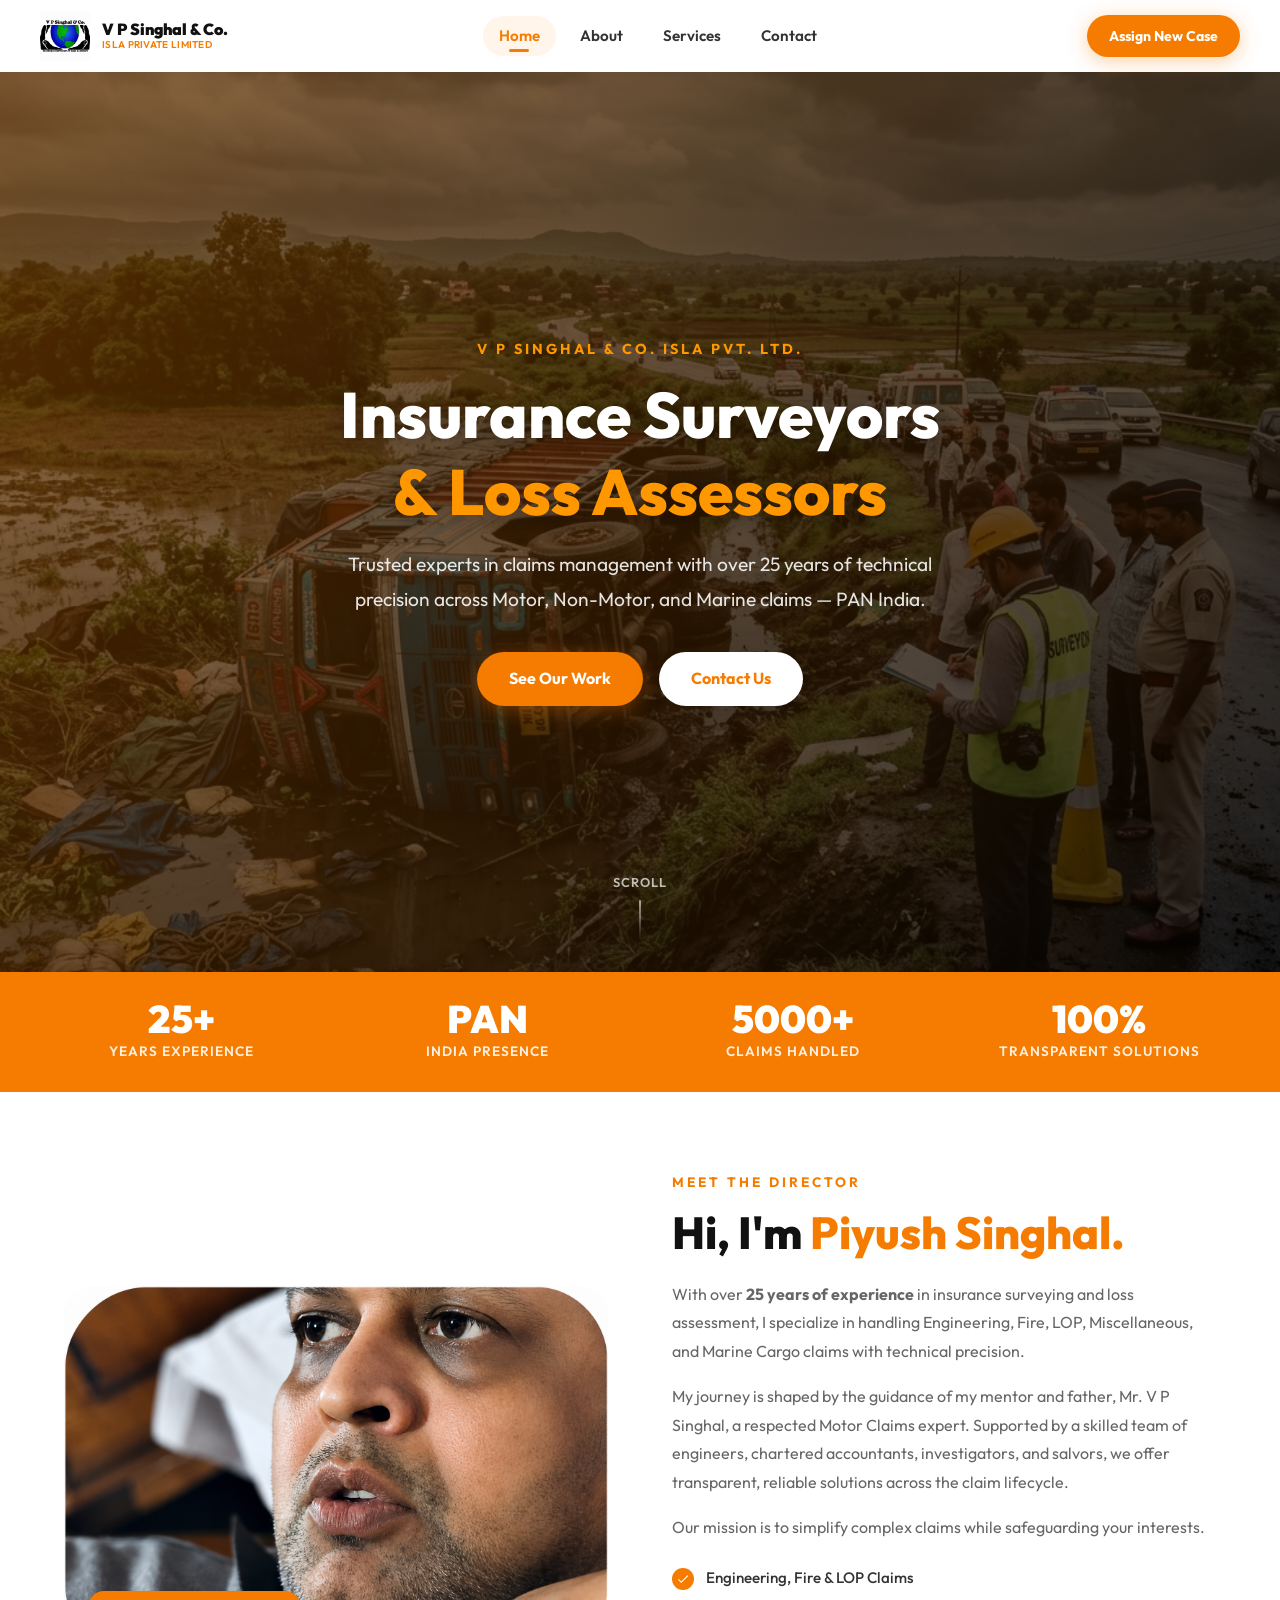
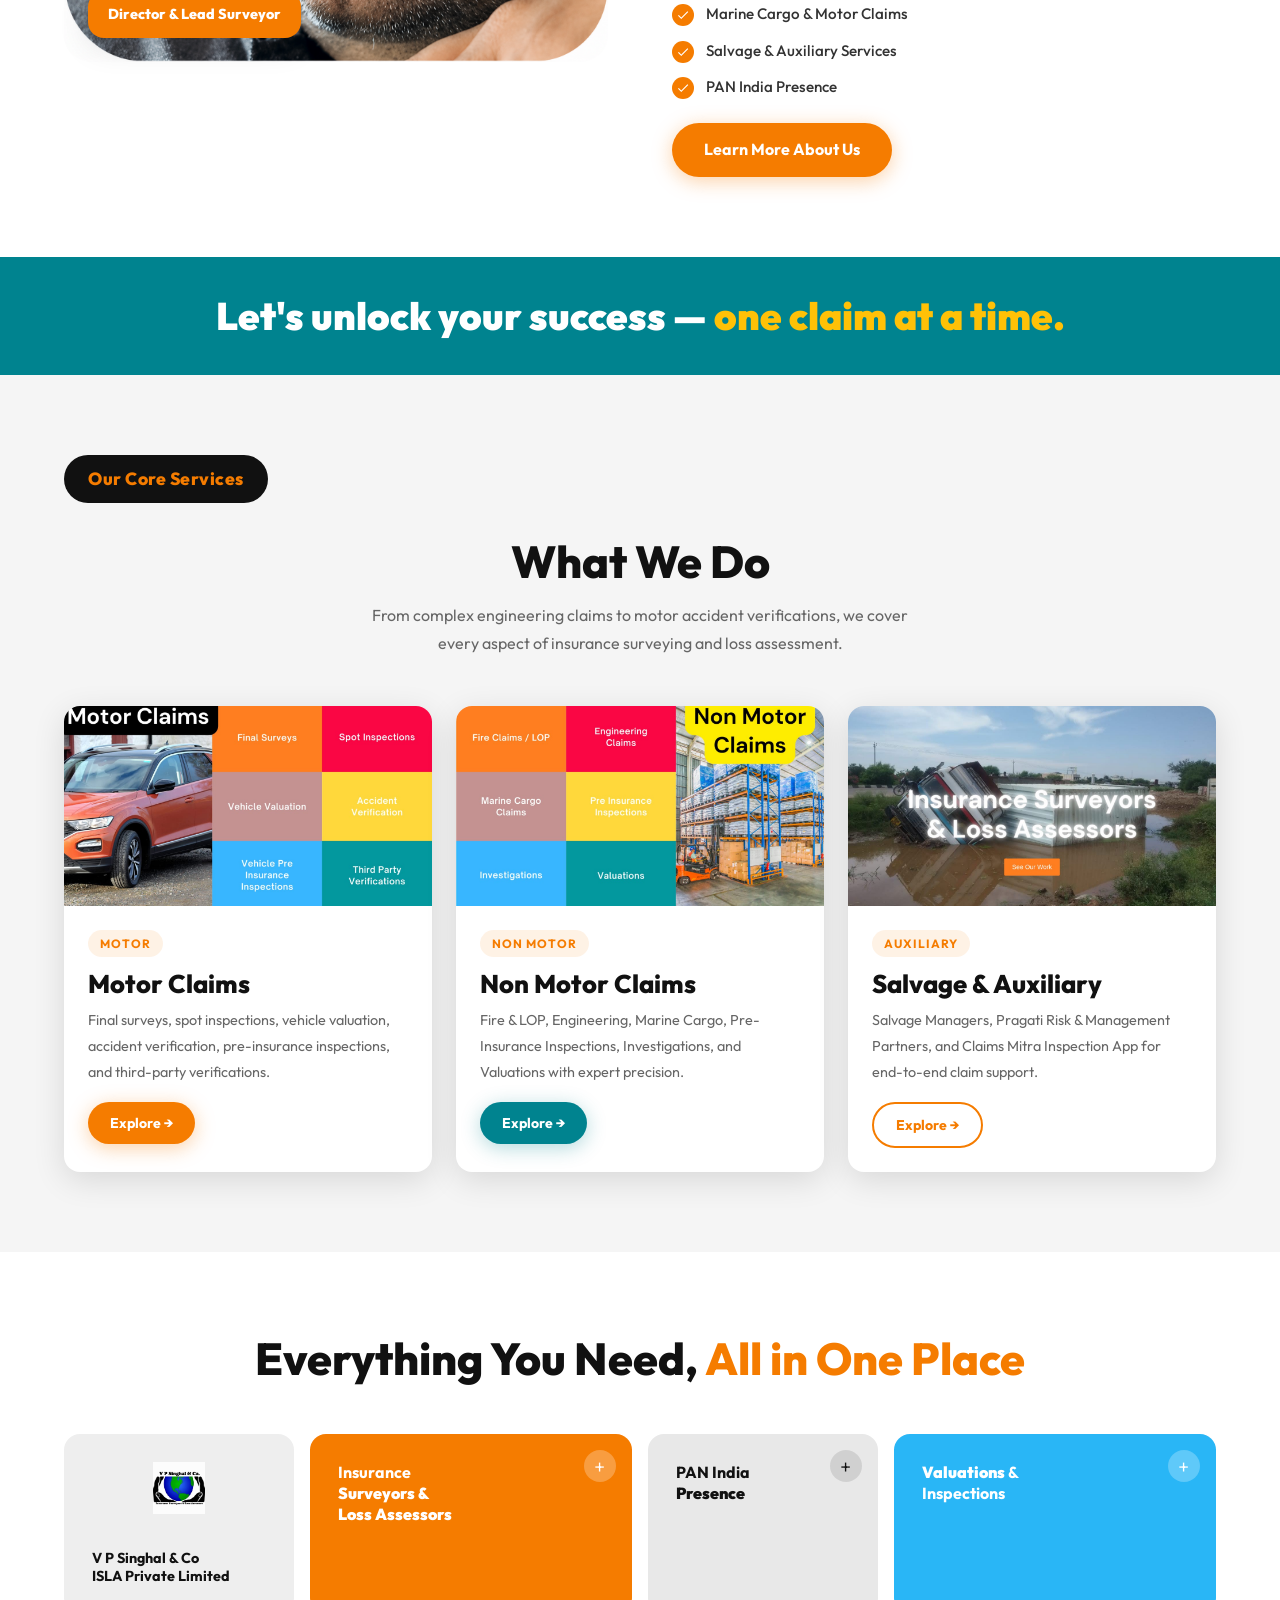
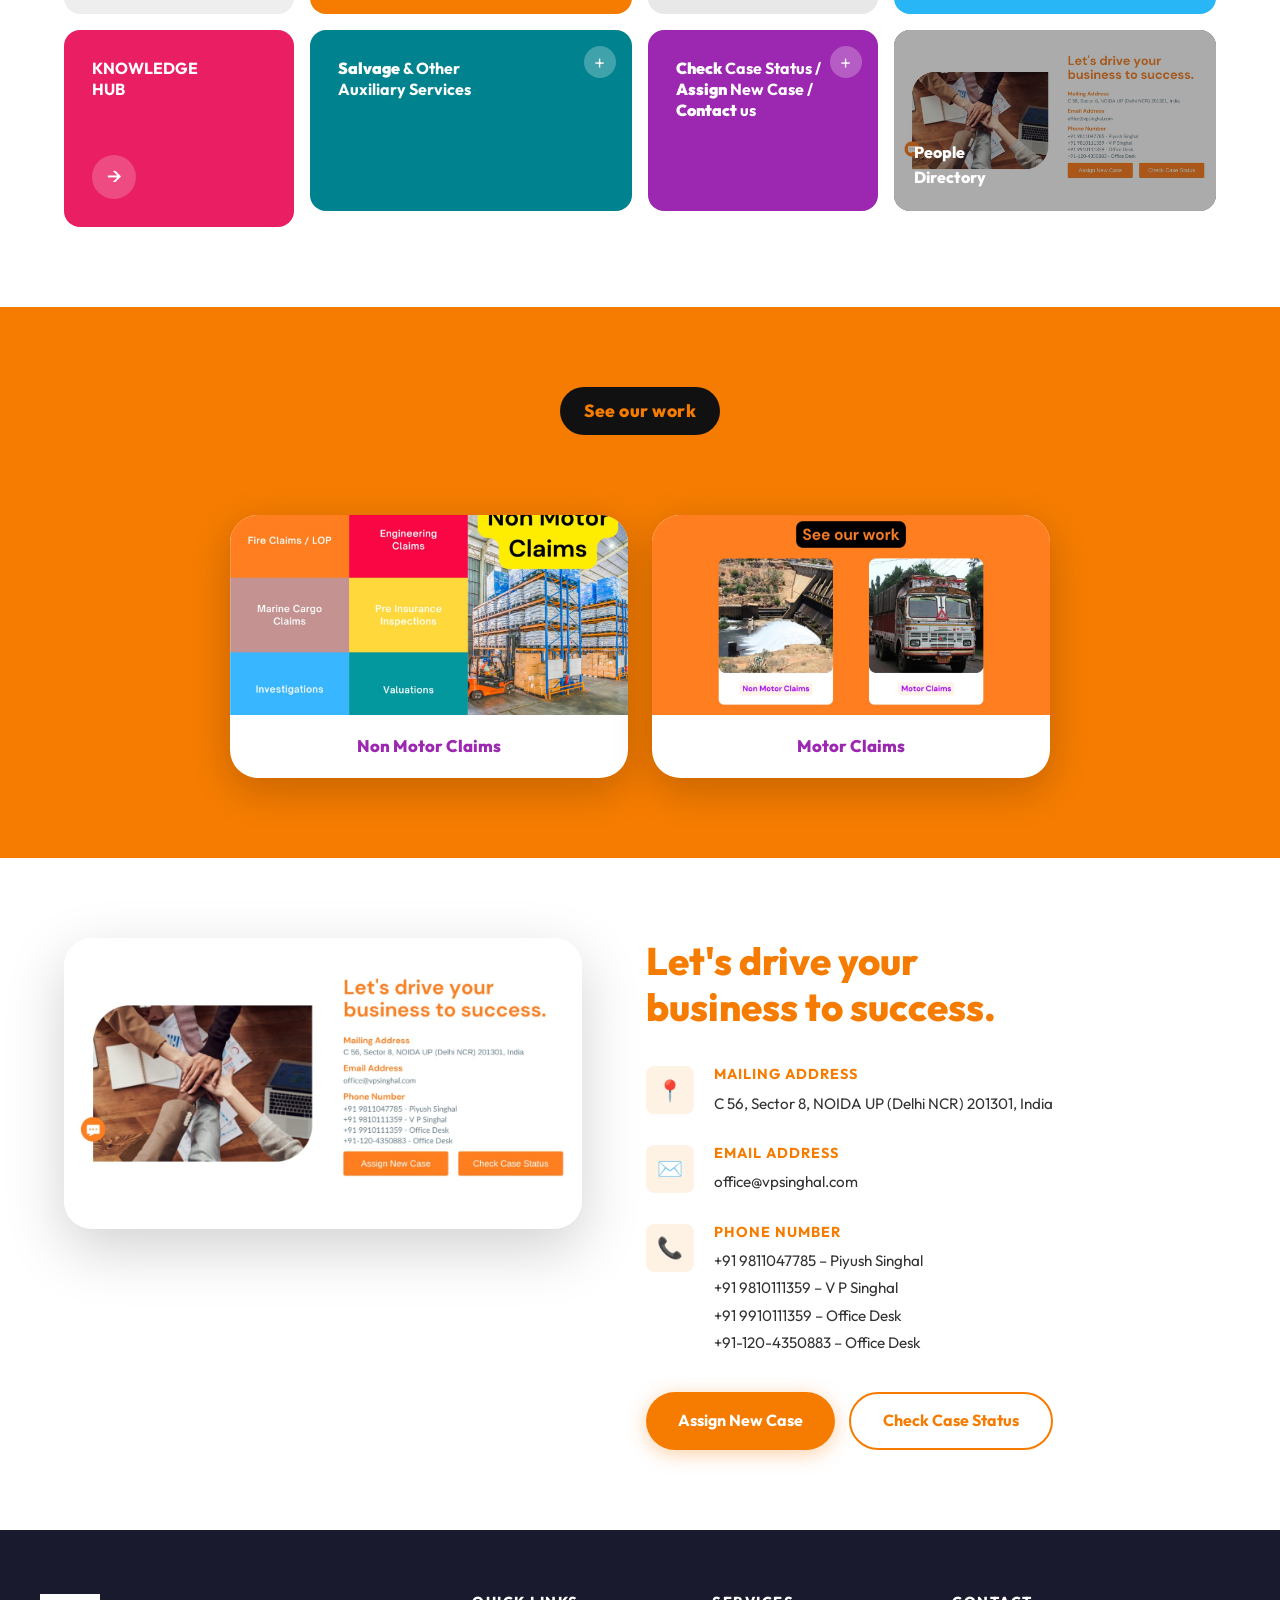
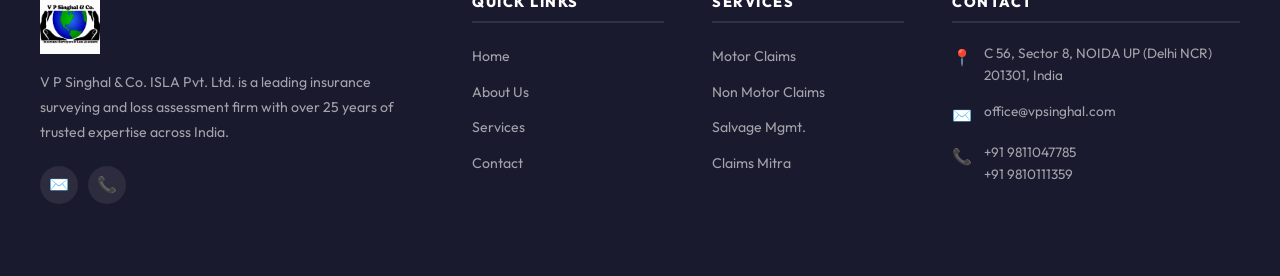
<file: index.html>
<!DOCTYPE html>
<html lang="en">
<head>
  <meta charset="UTF-8" />
  <meta name="viewport" content="width=device-width, initial-scale=1.0"/>
  <meta name="description" content="V P Singhal & Co. ISLA Pvt. Ltd. – Expert Insurance Surveyors & Loss Assessors with 25+ years of experience in Engineering, Fire, Marine Cargo, Motor Claims across India."/>
  <title>V P Singhal & Co. ISLA Pvt. Ltd. | Insurance Surveyors & Loss Assessors</title>
  <link rel="stylesheet" href="styles.css"/>
  <link rel="icon" type="image/png" href="assets/favicon.ico"/>
</head>
<body>

  <!-- ═════════ NAVBAR ═════════════ -->
  <nav class="navbar" id="navbar">
    <div class="nav-container">
      <a href="index.html" class="nav-logo">
        <img src="assets/logo.png" alt="V P Singhal & Co. Logo"/>
        <div class="nav-logo-text">
          <span class="brand">V P Singhal &amp; Co.</span>
          <span class="sub">ISLA Private Limited</span>
        </div>
      </a>
      <div class="nav-links">
        <a href="index.html" class="active">Home</a>
        <a href="about.html">About</a>
        <a href="services.html">Services</a>
        <a href="contact.html">Contact</a>
      </div>
      <div class="nav-cta">
        <a href="contact.html#assign" class="btn btn-orange">Assign New Case</a>
      </div>
      <button class="hamburger" id="hamburger" aria-label="Menu">
        <span></span><span></span><span></span>
      </button>
    </div>
  </nav>

  <!-- Mobile Nav -->
  <div class="mobile-nav" id="mobileNav">
    <a href="index.html">Home</a>
    <a href="about.html">About</a>
    <a href="services.html">Services</a>
    <a href="contact.html">Contact</a>
    <a href="contact.html#assign" class="btn btn-orange">Assign New Case</a>
  </div>

  <!-- ══════════HERO ════════════════════ -->
  <section class="hero" id="hero">
    <div class="hero-bg"></div>
    <div class="hero-overlay"></div>
    <div class="hero-content">
      <span class="eyebrow">V P Singhal &amp; Co. ISLA Pvt. Ltd.</span>
      <h1>Insurance Surveyors<br/><span>&amp; Loss Assessors</span></h1>
      <p>Trusted experts in claims management with over 25 years of technical precision across Motor, Non-Motor, and Marine claims — PAN India.</p>
      <div class="hero-btns">
        <a href="services.html" class="btn btn-orange">See Our Work</a>
        <a href="contact.html" class="btn btn-white">Contact Us</a>
      </div>
    </div>
    <div class="hero-scroll">Scroll</div>
  </section>

  <!-- ══════════ STATS ════════════════ -->
  <div class="stats-strip">
    <div class="stats-grid">
      <div class="stat-item reveal">
        <span class="num">25+</span>
        <span class="lbl">Years Experience</span>
      </div>
      <div class="stat-item reveal reveal-delay-1">
        <span class="num">PAN</span>
        <span class="lbl">India Presence</span>
      </div>
      <div class="stat-item reveal reveal-delay-2">
        <span class="num">5000+</span>
        <span class="lbl">Claims Handled</span>
      </div>
      <div class="stat-item reveal reveal-delay-3">
        <span class="num">100%</span>
        <span class="lbl">Transparent Solutions</span>
      </div>
    </div>
  </div>

  <!-- ════ ABOUT TEASER ═══════════════════ -->
  <section class="about-teaser section" id="about-teaser">
    <div class="container">
      <div class="about-grid">
        <div class="about-img-wrap reveal">
          <img src="assets/director-2.png" alt="Piyush Singhal – Director"/>
          <div class="about-img-badge">Director &amp; Lead Surveyor</div>
        </div>
        <div class="about-text reveal reveal-delay-2">
          <span class="eyebrow">Meet the Director</span>
          <h2>Hi, I'm <span>Piyush Singhal.</span></h2>
          <p>With over <strong>25 years of experience</strong> in insurance surveying and loss assessment, I specialize in handling Engineering, Fire, LOP, Miscellaneous, and Marine Cargo claims with technical precision.</p>
          <p>My journey is shaped by the guidance of my mentor and father, Mr. V P Singhal, a respected Motor Claims expert. Supported by a skilled team of engineers, chartered accountants, investigators, and salvors, we offer transparent, reliable solutions across the claim lifecycle.</p>
          <p>Our mission is to simplify complex claims while safeguarding your interests.</p>
          <ul class="about-bullets">
            <li>Engineering, Fire &amp; LOP Claims</li>
            <li>Marine Cargo &amp; Motor Claims</li>
            <li>Salvage &amp; Auxiliary Services</li>
            <li>PAN India Presence</li>
          </ul>
          <a href="about.html" class="btn btn-orange">Learn More About Us</a>
        </div>
      </div>
    </div>
  </section>

  <!-- ═════════ TAGLINE ═════════════ -->
  <div class="tagline-strip">
    <div class="container">
      <h2>Let's unlock your success — <span>one claim at a time.</span></h2>
    </div>
  </div>

  <!-- ═══════ SERVICES (Home) ═════════ -->
  <section class="services-home section" id="services">
    <div class="container">
      <span class="badge">Our Core Services</span>
      <h2 class="text-center" style="color:var(--black); margin-bottom:12px;">What We Do</h2>
      <p>From complex engineering claims to motor accident verifications, we cover every aspect of insurance surveying and loss assessment.</p>
      <div class="services-grid-home" style="margin-top:48px;">
        <!-- Card 1 -->
        <div class="service-card-home reveal">
          <div class="card-img">
            <img src="assets/motor claims.jpeg" alt="Motor Claims"/>
          </div>
          <div class="card-body">
            <span class="card-tag">Motor</span>
            <h3>Motor Claims</h3>
            <p>Final surveys, spot inspections, vehicle valuation, accident verification, pre-insurance inspections, and third-party verifications.</p>
            <a href="services.html#motor" class="btn btn-orange" style="margin-top:16px; padding:10px 22px; font-size:0.88rem;">Explore →</a>
          </div>
        </div>
        <!-- Card 2 -->
        <div class="service-card-home reveal reveal-delay-1">
          <div class="card-img">
            <img src="assets/Non motor claims.jpeg" alt="Non Motor Claims"/>
          </div>
          <div class="card-body">
            <span class="card-tag">Non Motor</span>
            <h3>Non Motor Claims</h3>
            <p>Fire &amp; LOP, Engineering, Marine Cargo, Pre-Insurance Inspections, Investigations, and Valuations with expert precision.</p>
            <a href="services.html#non-motor" class="btn btn-teal" style="margin-top:16px; padding:10px 22px; font-size:0.88rem;">Explore →</a>
          </div>
        </div>
        <!-- Card 3 -->
        <div class="service-card-home reveal reveal-delay-2">
          <div class="card-img">
            <img src="assets/slavage.jpeg" alt="Salvage & Auxiliary Services"/>
          </div>
          <div class="card-body">
            <span class="card-tag">Auxiliary</span>
            <h3>Salvage &amp; Auxiliary</h3>
            <p>Salvage Managers, Pragati Risk &amp; Management Partners, and Claims Mitra Inspection App for end-to-end claim support.</p>
            <a href="services.html#salvage" class="btn btn-outline" style="margin-top:16px; padding:10px 22px; font-size:0.88rem;">Explore →</a>
          </div>
        </div>
      </div>
    </div>
  </section>

  <!-- ════ BENTO GRID ═══════════════════════ -->
  <section class="bento-section section">
    <div class="container">
      <h2 class="reveal">Everything You Need, <span class="text-orange">All in One Place</span></h2>
      <div class="bento-grid" style="margin-top:48px;">
        <!-- Logo card -->
        <div class="bento-card bc-logo reveal">
          <img src="assets/logo.png" alt="V P Singhal Logo"/>
          <h4>V P Singhal &amp; Co<br/>ISLA Private Limited</h4>
        </div>
        <!-- Insurance Surveyors -->
        <a href="services.html" class="bento-card bc-orange reveal reveal-delay-1">
          <div class="plus">+</div>
          <h4>Insurance<br/><span>Surveyors &amp;<br/>Loss Assessors</span></h4>
        </a>
        <!-- PAN India -->
        <div class="bento-card bc-grey reveal reveal-delay-2">
          <div class="plus" style="background:rgba(0,0,0,0.1); color:var(--black);">+</div>
          <h4 style="color:var(--black);">PAN India<br/><span>Presence</span></h4>
        </div>
        <!-- Valuations -->
        <a href="services.html#non-motor" class="bento-card bc-blue reveal reveal-delay-3">
          <div class="plus">+</div>
          <h4><span>Valuations</span> &amp;<br/>Inspections</h4>
        </a>
        <!-- Knowledge Hub -->
        <a href="about.html" class="bento-card bc-red span-row reveal">
          <h4>KNOWLEDGE<br/>HUB</h4>
          <div class="arrow">→</div>
        </a>
        <!-- Salvage -->
        <a href="services.html#salvage" class="bento-card bc-teal reveal reveal-delay-1">
          <div class="plus">+</div>
          <h4><span>Salvage</span> &amp; Other<br/>Auxiliary Services</h4>
        </a>
        <!-- Check / Assign -->
        <a href="contact.html" class="bento-card bc-purple reveal reveal-delay-2">
          <div class="plus">+</div>
          <h4><span>Check</span> Case Status / <span>Assign</span> New Case / <span>Contact</span> us</h4>
        </a>
        <!-- People -->
        <div class="bento-card bc-photo reveal reveal-delay-3">
          <img src="assets/contact.jpeg" alt="Team"/>
          <div class="photo-label">People<br/>Directory</div>
        </div>
      </div>
    </div>
  </section>

  <!-- ═══════════════════════ SEE OUR WORK ══════ -->
  <section class="work-section">
    <div class="container">
      <div class="section-header">
        <div class="badge">See our work</div>
      </div>
      <div class="work-cards">
        <div class="work-card reveal">
          <img src="assets/Non motor claims.jpeg" alt="Non Motor Claims"/>
          <div class="work-card-label">Non Motor Claims</div>
        </div>
        <div class="work-card reveal reveal-delay-1">
          <img src="assets/motor and non motor claims.jpeg" alt="Motor Claims"/>
          <div class="work-card-label">Motor Claims</div>
        </div>
      </div>
    </div>
  </section>

  <!-- ══════════════ CONTACt ═════════ -->
  <section class="section" style="background:var(--white);">
    <div class="container">
      <div class="contact-layout">
        <div class="reveal">
          <img src="assets/contact.jpeg" alt="Let's drive your business to success" style="border-radius: var(--radius-lg); box-shadow: var(--shadow-lg); width:100%; object-fit:cover; max-height:380px;"/>
        </div>
        <div class="contact-info reveal reveal-delay-2">
          <h2>Let's drive your<br/>business to success.</h2>
          <div class="contact-detail">
            <div class="contact-detail-icon">📍</div>
            <div class="contact-detail-text">
              <h4>Mailing Address</h4>
              <p>C 56, Sector 8, NOIDA UP (Delhi NCR) 201301, India</p>
            </div>
          </div>
          <div class="contact-detail">
            <div class="contact-detail-icon">✉️</div>
            <div class="contact-detail-text">
              <h4>Email Address</h4>
              <a href="mailto:office@vpsinghal.com">office@vpsinghal.com</a>
            </div>
          </div>
          <div class="contact-detail">
            <div class="contact-detail-icon">📞</div>
            <div class="contact-detail-text">
              <h4>Phone Number</h4>
              <a href="tel:+919811047785">+91 9811047785 – Piyush Singhal</a>
              <a href="tel:+919810111359">+91 9810111359 – V P Singhal</a>
              <a href="tel:+919910111359">+91 9910111359 – Office Desk</a>
              <a href="tel:+911204350883">+91-120-4350883 – Office Desk</a>
            </div>
          </div>
          <div class="contact-action-btns">
            <a href="contact.html#assign" class="btn btn-orange">Assign New Case</a>
            <a href="contact.html#status" class="btn btn-outline">Check Case Status</a>
          </div>
        </div>
      </div>
    </div>
  </section>

  <!-- ═══════════════════════ Footer═══ -->
  <footer class="footer">
    <div class="footer-grid">
      <div class="footer-brand">
        <img src="assets/logo.png" alt="V P Singhal & Co. Logo"/>
        <p>V P Singhal & Co. ISLA Pvt. Ltd. is a leading insurance surveying and loss assessment firm with over 25 years of trusted expertise across India.</p>
        <div class="footer-social">
          <a href="mailto:office@vpsinghal.com" title="Email">✉️</a>
          <a href="tel:+919811047785" title="Call">📞</a>
        </div>
      </div>
      <div class="footer-col">
        <h5>Quick Links</h5>
        <ul>
          <li><a href="index.html">Home</a></li>
          <li><a href="about.html">About Us</a></li>
          <li><a href="services.html">Services</a></li>
          <li><a href="contact.html">Contact</a></li>
        </ul>
      </div>
      <div class="footer-col">
        <h5>Services</h5>
        <ul>
          <li><a href="services.html#motor">Motor Claims</a></li>
          <li><a href="services.html#non-motor">Non Motor Claims</a></li>
          <li><a href="services.html#salvage">Salvage Mgmt.</a></li>
          <li><a href="services.html#salvage">Claims Mitra</a></li>
        </ul>
      </div>
      <div class="footer-col">
        <h5>Contact</h5>
        <div class="footer-contact-item">
          <span class="icon">📍</span>
          <p>C 56, Sector 8, NOIDA UP (Delhi NCR) 201301, India</p>
        </div>
        <div class="footer-contact-item">
          <span class="icon">✉️</span>
          <p><a href="mailto:office@vpsinghal.com">office@vpsinghal.com</a></p>
        </div>
        <div class="footer-contact-item">
          <span class="icon">📞</span>
          <p><a href="tel:+919811047785">+91 9811047785</a><br/><a href="tel:+919810111359">+91 9810111359</a></p>
        </div>
      </div>
    </div>

  </footer>

  <script>
    // Navbar scroll
    const navbar = document.getElementById('navbar');
    window.addEventListener('scroll', () => {
      navbar.classList.toggle('scrolled', window.scrollY > 50);
    });

    // Hamburger toggle
    const hamburger = document.getElementById('hamburger');
    const mobileNav = document.getElementById('mobileNav');
    hamburger.addEventListener('click', () => {
      hamburger.classList.toggle('active');
      mobileNav.classList.toggle('open');
    });

    // Reveal on scroll
    const reveals = document.querySelectorAll('.reveal');
    const observer = new IntersectionObserver((entries) => {
      entries.forEach(e => { if (e.isIntersecting) e.target.classList.add('visible'); });
    }, { threshold: 0.12 });
    reveals.forEach(el => observer.observe(el));
  </script>
</body>
</html>
</file>
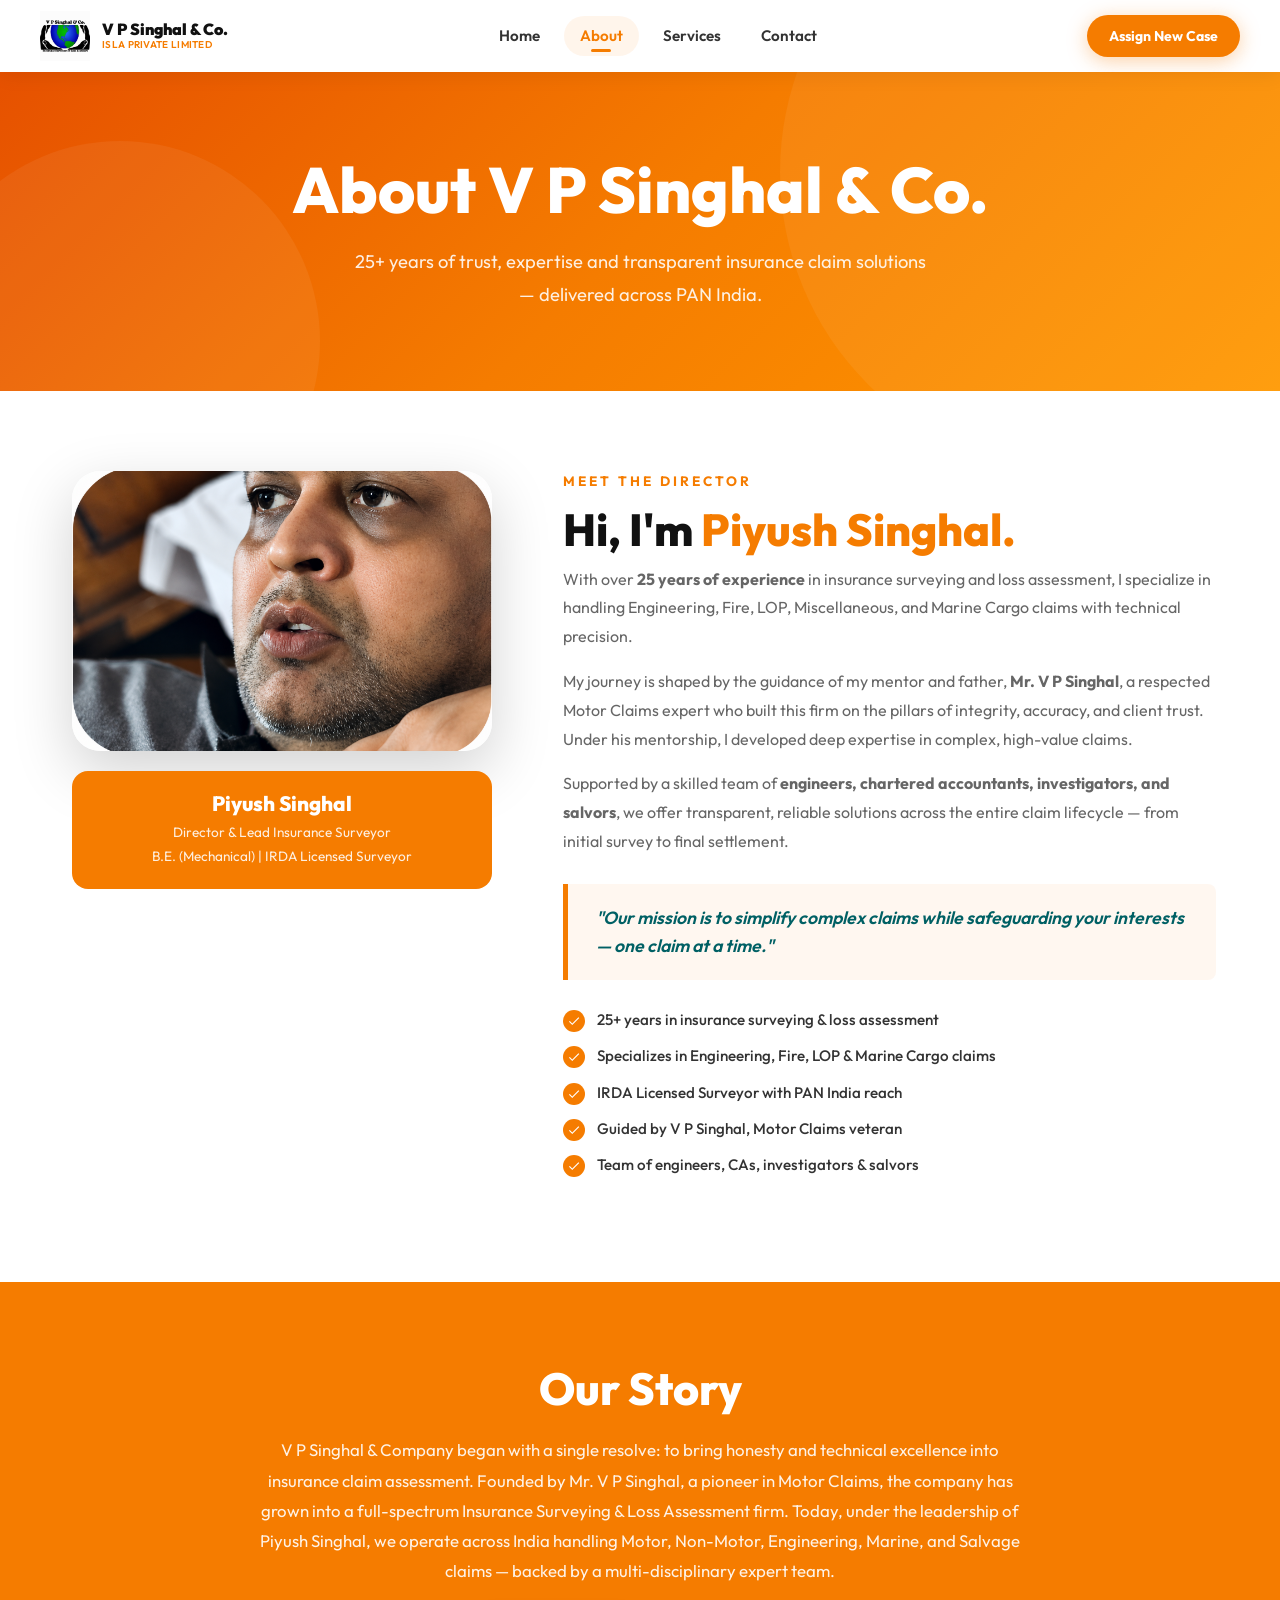
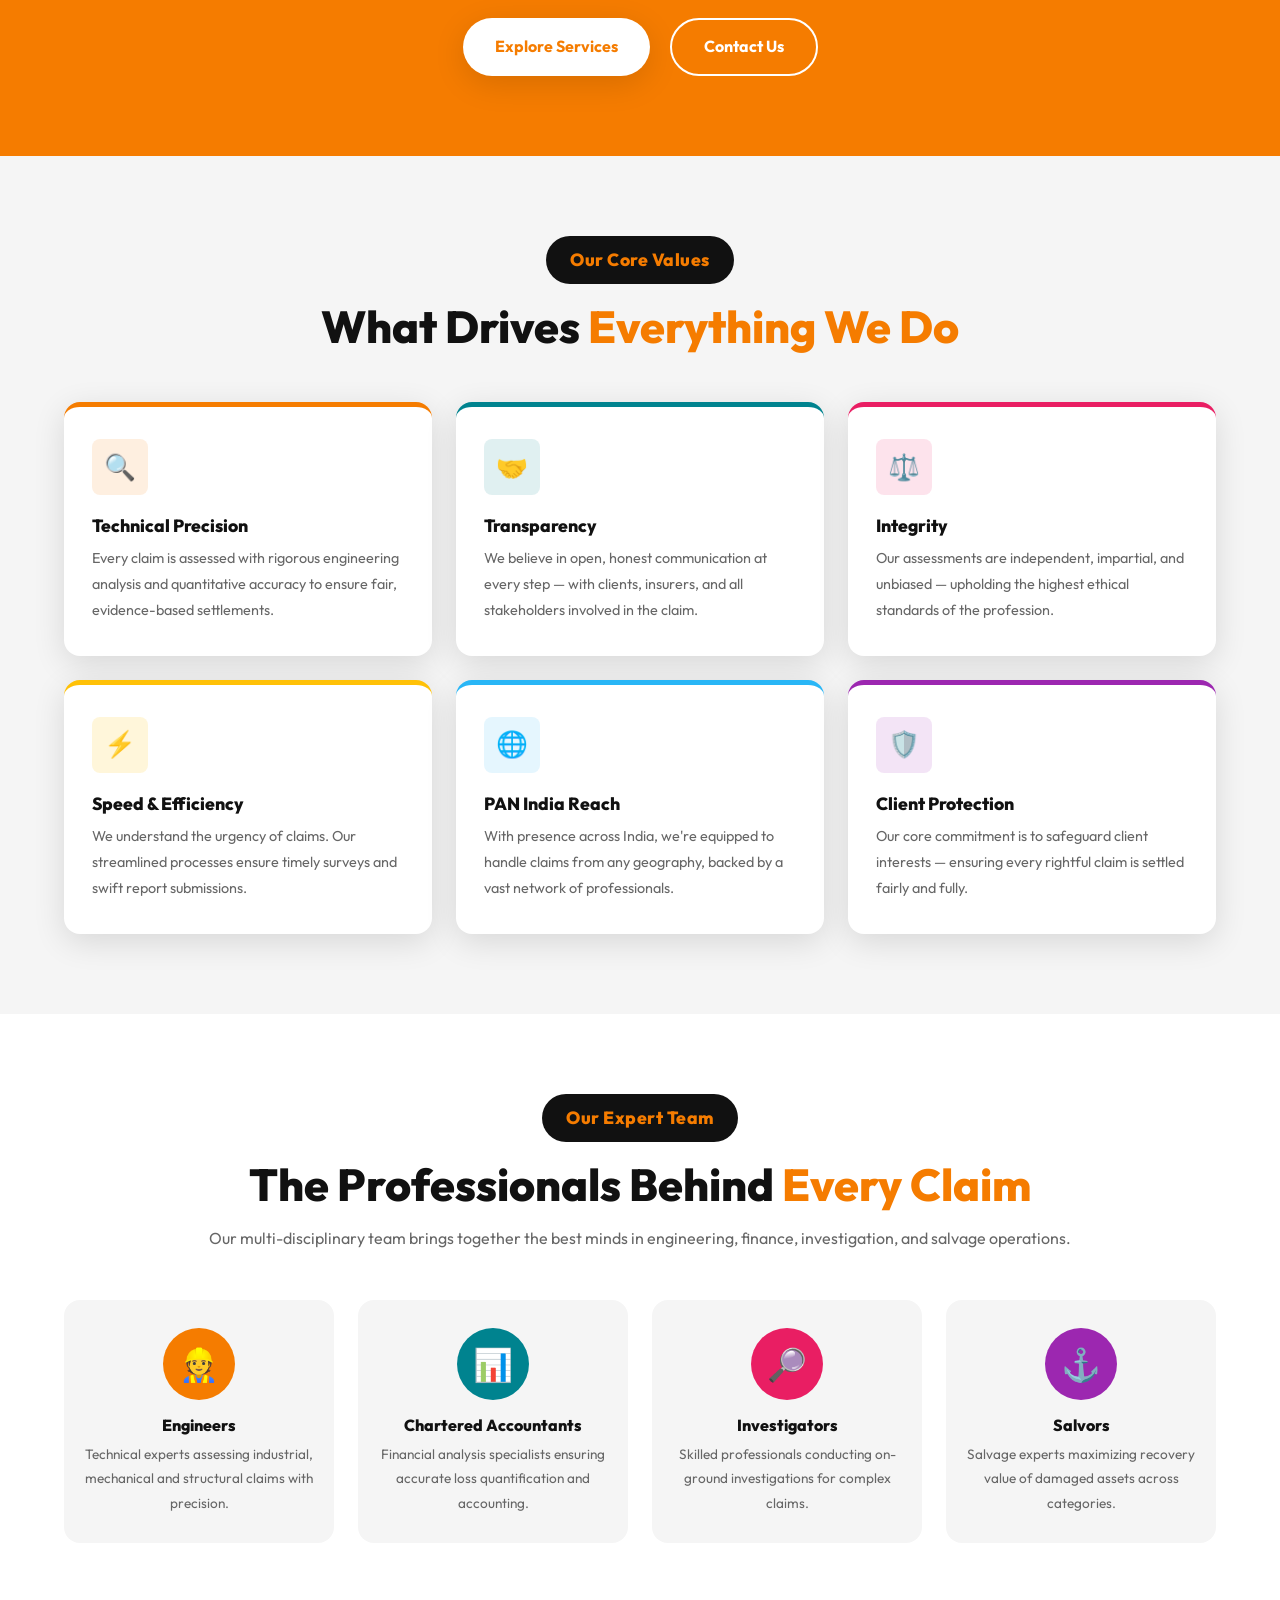
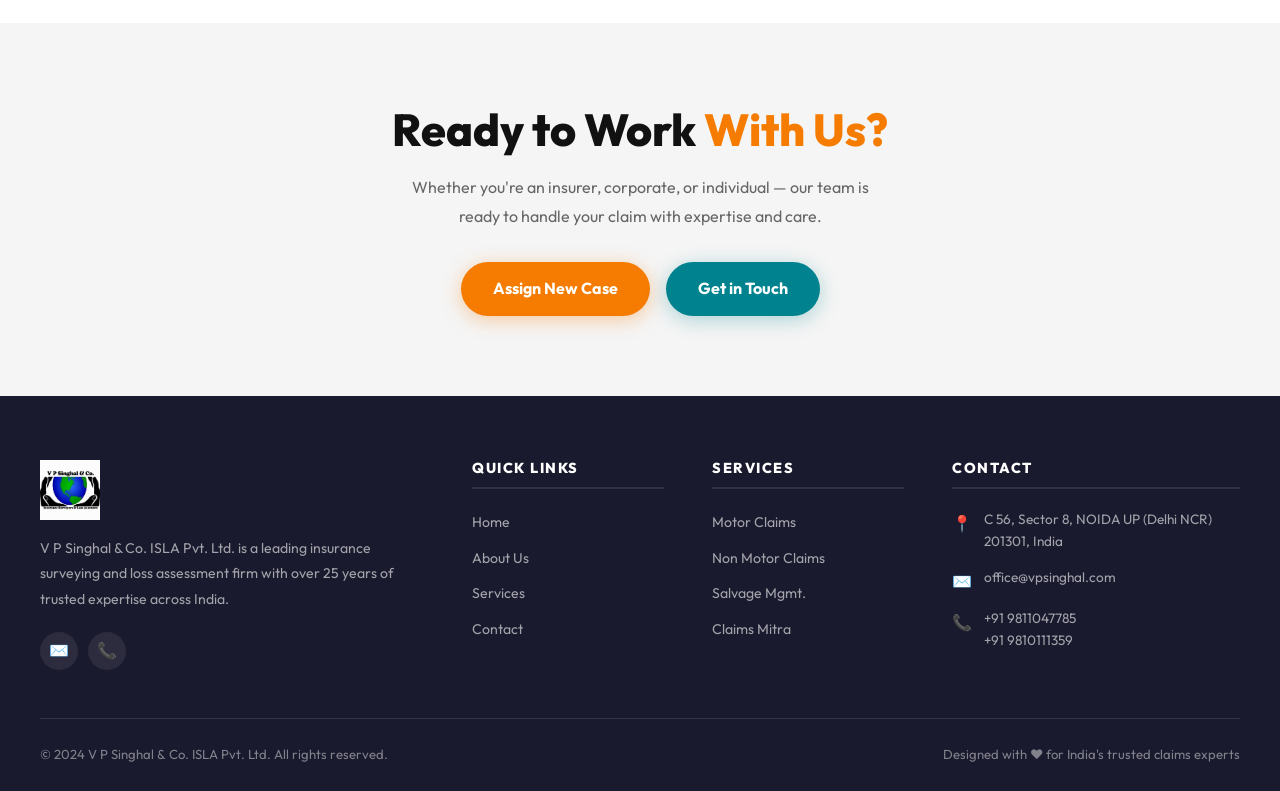
<file: about.html>
<!DOCTYPE html>
<html lang="en">
<head>
  <meta charset="UTF-8" />
  <meta name="viewport" content="width=device-width, initial-scale=1.0"/>
  <meta name="description" content="About V P Singhal & Co. ISLA Pvt. Ltd. – Learn about Piyush Singhal, our team of experts, and our mission to deliver transparent, reliable insurance claim solutions across India."/>
  <title>About Us | V P Singhal & Co. ISLA Pvt. Ltd.</title>
  <link rel="stylesheet" href="styles.css"/>
  <link rel="icon" type="image/png" href="assets/logo.png"/>
</head>
<body>

  <!-- ═══════════════════════ NAVBAR ═══════════════════════ -->
  <nav class="navbar" id="navbar">
    <div class="nav-container">
      <a href="index.html" class="nav-logo">
        <img src="assets/logo.png" alt="V P Singhal & Co. Logo"/>
        <div class="nav-logo-text">
          <span class="brand">V P Singhal &amp; Co.</span>
          <span class="sub">ISLA Private Limited</span>
        </div>
      </a>
      <div class="nav-links">
        <a href="index.html">Home</a>
        <a href="about.html" class="active">About</a>
        <a href="services.html">Services</a>
        <a href="contact.html">Contact</a>
      </div>
      <div class="nav-cta">
        <a href="contact.html#assign" class="btn btn-orange">Assign New Case</a>
      </div>
      <button class="hamburger" id="hamburger" aria-label="Menu">
        <span></span><span></span><span></span>
      </button>
    </div>
  </nav>
  <div class="mobile-nav" id="mobileNav">
    <a href="index.html">Home</a>
    <a href="about.html">About</a>
    <a href="services.html">Services</a>
    <a href="contact.html">Contact</a>
    <a href="contact.html#assign" class="btn btn-orange">Assign New Case</a>
  </div>

  <!-- ═══════════════════════ PAGE HERO ═══════════════════════ -->
  <section class="page-hero">
    <h1>About V P Singhal &amp; Co.</h1>
    <p>25+ years of trust, expertise and transparent insurance claim solutions — delivered across PAN India.</p>
  </section>

  <!-- ═══════════════════════ DIRECTOR ═══════════════════════ -->
  <section class="director-section section">
    <div class="container">
      <div class="director-grid">
        <div class="director-photo-col reveal">
          <img class="director-photo" src="assets/director-2.png" alt="Piyush Singhal – Director"/>
          <div class="director-name-card">
            <h3>Piyush Singhal</h3>
            <p>Director &amp; Lead Insurance Surveyor<br/>B.E. (Mechanical) | IRDA Licensed Surveyor</p>
          </div>
        </div>
        <div class="director-text reveal reveal-delay-2">
          <span class="eyebrow">Meet the Director</span>
          <h2>Hi, I'm <span>Piyush Singhal.</span></h2>
          <p>With over <strong>25 years of experience</strong> in insurance surveying and loss assessment, I specialize in handling Engineering, Fire, LOP, Miscellaneous, and Marine Cargo claims with technical precision.</p>
          <p>My journey is shaped by the guidance of my mentor and father, <strong>Mr. V P Singhal</strong>, a respected Motor Claims expert who built this firm on the pillars of integrity, accuracy, and client trust. Under his mentorship, I developed deep expertise in complex, high-value claims.</p>
          <p>Supported by a skilled team of <strong>engineers, chartered accountants, investigators, and salvors</strong>, we offer transparent, reliable solutions across the entire claim lifecycle — from initial survey to final settlement.</p>
          <div class="director-quote">
            "Our mission is to simplify complex claims while safeguarding your interests — one claim at a time."
          </div>
          <ul class="about-bullets">
            <li>25+ years in insurance surveying &amp; loss assessment</li>
            <li>Specializes in Engineering, Fire, LOP &amp; Marine Cargo claims</li>
            <li>IRDA Licensed Surveyor with PAN India reach</li>
            <li>Guided by V P Singhal, Motor Claims veteran</li>
            <li>Team of engineers, CAs, investigators &amp; salvors</li>
          </ul>
        </div>
      </div>
    </div>
  </section>

  <!-- ═══════════════════════ COMPANY STORY ═══════════════════════ -->
  <section class="section" style="background:var(--orange);">
    <div class="container" style="text-align:center;">
      <h2 style="color:var(--white); margin-bottom:20px;">Our Story</h2>
      <p style="color:rgba(255,255,255,0.9); max-width:760px; margin:0 auto 32px; font-size:1.05rem;">
        V P Singhal &amp; Company began with a single resolve: to bring honesty and technical excellence into insurance claim assessment. Founded by Mr. V P Singhal, a pioneer in Motor Claims, the company has grown into a full-spectrum Insurance Surveying &amp; Loss Assessment firm. Today, under the leadership of Piyush Singhal, we operate across India handling Motor, Non-Motor, Engineering, Marine, and Salvage claims — backed by a multi-disciplinary expert team.
      </p>
      <div style="display:flex; gap:20px; justify-content:center; flex-wrap:wrap;">
        <a href="services.html" class="btn btn-white">Explore Services</a>
        <a href="contact.html" class="btn" style="background:transparent; border:2.5px solid white; color:white;">Contact Us</a>
      </div>
    </div>
  </section>

  <!-- ═══════════════════════ VALUES ═══════════════════════ -->
  <section class="values-section section">
    <div class="container">
      <span class="badge" style="display:block; text-align:center; max-width:fit-content; margin:0 auto 16px;">Our Core Values</span>
      <h2 class="reveal" style="text-align:center; margin-bottom:48px;">What Drives <span style="color:var(--orange);">Everything We Do</span></h2>
      <div class="values-grid">
        <div class="value-card reveal">
          <div class="value-icon" style="background:rgba(245,124,0,0.12);">
            <span>🔍</span>
          </div>
          <h3>Technical Precision</h3>
          <p>Every claim is assessed with rigorous engineering analysis and quantitative accuracy to ensure fair, evidence-based settlements.</p>
        </div>
        <div class="value-card reveal reveal-delay-1">
          <div class="value-icon" style="background:rgba(0,131,143,0.12);">
            <span>🤝</span>
          </div>
          <h3>Transparency</h3>
          <p>We believe in open, honest communication at every step — with clients, insurers, and all stakeholders involved in the claim.</p>
        </div>
        <div class="value-card reveal reveal-delay-2">
          <div class="value-icon" style="background:rgba(233,30,99,0.12);">
            <span>⚖️</span>
          </div>
          <h3>Integrity</h3>
          <p>Our assessments are independent, impartial, and unbiased — upholding the highest ethical standards of the profession.</p>
        </div>
        <div class="value-card reveal">
          <div class="value-icon" style="background:rgba(255,193,7,0.15);">
            <span>⚡</span>
          </div>
          <h3>Speed &amp; Efficiency</h3>
          <p>We understand the urgency of claims. Our streamlined processes ensure timely surveys and swift report submissions.</p>
        </div>
        <div class="value-card reveal reveal-delay-1">
          <div class="value-icon" style="background:rgba(41,182,246,0.12);">
            <span>🌐</span>
          </div>
          <h3>PAN India Reach</h3>
          <p>With presence across India, we're equipped to handle claims from any geography, backed by a vast network of professionals.</p>
        </div>
        <div class="value-card reveal reveal-delay-2">
          <div class="value-icon" style="background:rgba(156,39,176,0.12);">
            <span>🛡️</span>
          </div>
          <h3>Client Protection</h3>
          <p>Our core commitment is to safeguard client interests — ensuring every rightful claim is settled fairly and fully.</p>
        </div>
      </div>
    </div>
  </section>

  <!-- ═══════════════════════ EXPERT TEAM ═══════════════════════ -->
  <section class="team-section section">
    <div class="container">
      <span class="badge" style="display:block; text-align:center; max-width:fit-content; margin:0 auto 16px;">Our Expert Team</span>
      <h2 class="reveal">The Professionals Behind <span style="color:var(--orange);">Every Claim</span></h2>
      <p class="reveal">Our multi-disciplinary team brings together the best minds in engineering, finance, investigation, and salvage operations.</p>
      <div class="team-grid" style="margin-top:48px;">
        <div class="team-card reveal">
          <div class="team-icon">👷</div>
          <h4>Engineers</h4>
          <p>Technical experts assessing industrial, mechanical and structural claims with precision.</p>
        </div>
        <div class="team-card reveal reveal-delay-1">
          <div class="team-icon" style="background:var(--teal);">📊</div>
          <h4>Chartered Accountants</h4>
          <p>Financial analysis specialists ensuring accurate loss quantification and accounting.</p>
        </div>
        <div class="team-card reveal reveal-delay-2">
          <div class="team-icon" style="background:var(--red);">🔎</div>
          <h4>Investigators</h4>
          <p>Skilled professionals conducting on-ground investigations for complex claims.</p>
        </div>
        <div class="team-card reveal reveal-delay-3">
          <div class="team-icon" style="background:var(--purple);">⚓</div>
          <h4>Salvors</h4>
          <p>Salvage experts maximizing recovery value of damaged assets across categories.</p>
        </div>
      </div>
    </div>
  </section>

  <!-- ═══════════════════════ CONTACT CTA ═══════════════════════ -->
  <section class="section" style="background:var(--grey);">
    <div class="container" style="text-align:center;">
      <h2 class="reveal" style="color:var(--black); margin-bottom:16px;">Ready to Work <span style="color:var(--orange);">With Us?</span></h2>
      <p class="reveal" style="max-width:500px; margin:0 auto 32px;">Whether you're an insurer, corporate, or individual — our team is ready to handle your claim with expertise and care.</p>
      <div style="display:flex; gap:16px; justify-content:center; flex-wrap:wrap;" class="reveal">
        <a href="contact.html#assign" class="btn btn-orange">Assign New Case</a>
        <a href="contact.html" class="btn btn-teal">Get in Touch</a>
      </div>
    </div>
  </section>

  <!-- ═══════════════════════ FOOTER ═══════════════════════ -->
  <footer class="footer">
    <div class="footer-grid">
      <div class="footer-brand">
        <img src="assets/logo.png" alt="V P Singhal & Co. Logo"/>
        <p>V P Singhal & Co. ISLA Pvt. Ltd. is a leading insurance surveying and loss assessment firm with over 25 years of trusted expertise across India.</p>
        <div class="footer-social">
          <a href="mailto:office@vpsinghal.com" title="Email">✉️</a>
          <a href="tel:+919811047785" title="Call">📞</a>
        </div>
      </div>
      <div class="footer-col">
        <h5>Quick Links</h5>
        <ul>
          <li><a href="index.html">Home</a></li>
          <li><a href="about.html">About Us</a></li>
          <li><a href="services.html">Services</a></li>
          <li><a href="contact.html">Contact</a></li>
        </ul>
      </div>
      <div class="footer-col">
        <h5>Services</h5>
        <ul>
          <li><a href="services.html#motor">Motor Claims</a></li>
          <li><a href="services.html#non-motor">Non Motor Claims</a></li>
          <li><a href="services.html#salvage">Salvage Mgmt.</a></li>
          <li><a href="services.html#salvage">Claims Mitra</a></li>
        </ul>
      </div>
      <div class="footer-col">
        <h5>Contact</h5>
        <div class="footer-contact-item">
          <span class="icon">📍</span>
          <p>C 56, Sector 8, NOIDA UP (Delhi NCR) 201301, India</p>
        </div>
        <div class="footer-contact-item">
          <span class="icon">✉️</span>
          <p><a href="mailto:office@vpsinghal.com">office@vpsinghal.com</a></p>
        </div>
        <div class="footer-contact-item">
          <span class="icon">📞</span>
          <p><a href="tel:+919811047785">+91 9811047785</a><br/><a href="tel:+919810111359">+91 9810111359</a></p>
        </div>
      </div>
    </div>
    <div class="footer-bottom">
      <p>© 2024 V P Singhal &amp; Co. ISLA Pvt. Ltd. All rights reserved.</p>
      <p>Designed with ❤️ for India's trusted claims experts</p>
    </div>
  </footer>

  <script>
    const navbar = document.getElementById('navbar');
    window.addEventListener('scroll', () => {
      navbar.classList.toggle('scrolled', window.scrollY > 50);
    });
    const hamburger = document.getElementById('hamburger');
    const mobileNav = document.getElementById('mobileNav');
    hamburger.addEventListener('click', () => {
      hamburger.classList.toggle('active');
      mobileNav.classList.toggle('open');
    });
    const reveals = document.querySelectorAll('.reveal');
    const observer = new IntersectionObserver((entries) => {
      entries.forEach(e => { if (e.isIntersecting) e.target.classList.add('visible'); });
    }, { threshold: 0.12 });
    reveals.forEach(el => observer.observe(el));
  </script>
</body>
</html>
</file>
<file: styles.css>
/* ============================================================
   V P Singhal & Co. ISLA Pvt. Ltd. — Main Stylesheet
   Theme: Orange (#F57C00), Teal (#00838F), Vibrant Accents
   ============================================================ */

@import url('https://fonts.googleapis.com/css2?family=Inter:wght@300;400;500;600;700;800;900&family=Outfit:wght@300;400;500;600;700;800;900&display=swap');

/* ── CSS Variables ── */
:root {
  --orange:       #F57C00;
  --orange-light: #FF9800;
  --orange-dark:  #E65100;
  --teal:         #00838F;
  --teal-dark:    #006064;
  --red:          #E91E63;
  --yellow:       #FFC107;
  --sky:          #29B6F6;
  --purple:       #9C27B0;
  --black:        #111111;
  --dark:         #1A1A2E;
  --grey:         #F5F5F5;
  --grey-mid:     #EEEEEE;
  --text:         #333333;
  --text-light:   #666666;
  --white:        #FFFFFF;
  --radius:       16px;
  --radius-sm:    8px;
  --radius-lg:    28px;
  --shadow:       0 8px 32px rgba(0,0,0,0.12);
  --shadow-lg:    0 20px 60px rgba(0,0,0,0.18);
  --transition:   all 0.3s cubic-bezier(0.4, 0, 0.2, 1);
  --font:         'Outfit', 'Inter', sans-serif;
}

/* ── Reset & Base ── */
*, *::before, *::after { box-sizing: border-box; margin: 0; padding: 0; }

html { scroll-behavior: smooth; font-size: 16px; }

body {
  font-family: var(--font);
  color: var(--text);
  background: var(--white);
  line-height: 1.6;
  overflow-x: hidden;
}

img { max-width: 100%; height: auto; display: block; }
a  { text-decoration: none; color: inherit; }
ul { list-style: none; }

/* ── Typography ── */
h1, h2, h3, h4, h5 { line-height: 1.2; font-weight: 800; }
h1 { font-size: clamp(2.2rem, 5vw, 4rem); }
h2 { font-size: clamp(1.8rem, 3.5vw, 2.8rem); }
h3 { font-size: clamp(1.2rem, 2.5vw, 1.6rem); }
h4 { font-size: 1.1rem; }
p  { font-size: 1rem; line-height: 1.8; color: var(--text-light); }

.text-orange  { color: var(--orange); }
.text-teal    { color: var(--teal); }
.text-white   { color: var(--white); }
.text-black   { color: var(--black); }
.text-center  { text-align: center; }
.fw-900       { font-weight: 900; }
.fw-700       { font-weight: 700; }

/* ── Layout ── */
.container {
  width: 100%;
  max-width: 1200px;
  margin: 0 auto;
  padding: 0 24px;
}
.section { padding: 80px 0; }
.section-sm { padding: 48px 0; }

/* ── Buttons ── */
.btn {
  display: inline-flex;
  align-items: center;
  gap: 8px;
  padding: 14px 32px;
  border-radius: 50px;
  font-family: var(--font);
  font-size: 1rem;
  font-weight: 700;
  cursor: pointer;
  border: none;
  transition: var(--transition);
  text-decoration: none;
  white-space: nowrap;
}
.btn-orange {
  background: var(--orange);
  color: var(--white);
  box-shadow: 0 4px 20px rgba(245,124,0,0.35);
}
.btn-orange:hover {
  background: var(--orange-dark);
  transform: translateY(-3px);
  box-shadow: 0 8px 32px rgba(245,124,0,0.45);
}
.btn-teal {
  background: var(--teal);
  color: var(--white);
  box-shadow: 0 4px 20px rgba(0,131,143,0.3);
}
.btn-teal:hover {
  background: var(--teal-dark);
  transform: translateY(-3px);
  box-shadow: 0 8px 32px rgba(0,131,143,0.4);
}
.btn-outline {
  background: transparent;
  color: var(--orange);
  border: 2.5px solid var(--orange);
}
.btn-outline:hover {
  background: var(--orange);
  color: var(--white);
  transform: translateY(-3px);
}
.btn-white {
  background: var(--white);
  color: var(--orange);
  font-weight: 700;
  box-shadow: var(--shadow);
}
.btn-white:hover {
  background: var(--grey);
  transform: translateY(-3px);
}

/* ── Section Badges ── */
.badge {
  display: inline-block;
  background: var(--black);
  color: var(--orange);
  font-weight: 800;
  font-size: 1.1rem;
  padding: 10px 24px;
  border-radius: 50px;
  margin-bottom: 32px;
  letter-spacing: 0.5px;
}
.badge-orange {
  background: var(--orange);
  color: var(--white);
}

/* ───────────────────────────────────────────
   NAVBAR
─────────────────────────────────────────── */
.navbar {
  position: fixed;
  top: 0;
  left: 0;
  right: 0;
  z-index: 1000;
  padding: 0 24px;
  height: 72px;
  display: flex;
  align-items: center;
  background: rgba(255,255,255,0.95);
  backdrop-filter: blur(12px);
  box-shadow: 0 2px 20px rgba(0,0,0,0.08);
  transition: var(--transition);
}
.navbar.scrolled {
  box-shadow: 0 4px 30px rgba(0,0,0,0.15);
}
.nav-container {
  width: 100%;
  max-width: 1200px;
  margin: 0 auto;
  display: flex;
  align-items: center;
  justify-content: space-between;
  gap: 24px;
}
.nav-logo {
  display: flex;
  align-items: center;
  gap: 12px;
  text-decoration: none;
}
.nav-logo img {
  height: 50px;
  width: auto;
  object-fit: contain;
}
.nav-logo-text {
  display: flex;
  flex-direction: column;
}
.nav-logo-text .brand {
  font-size: 1rem;
  font-weight: 900;
  color: var(--black);
  line-height: 1.1;
}
.nav-logo-text .sub {
  font-size: 0.62rem;
  font-weight: 600;
  color: var(--orange);
  text-transform: uppercase;
  letter-spacing: 0.3px;
  line-height: 1.2;
}
.nav-links {
  display: flex;
  align-items: center;
  gap: 8px;
}
.nav-links a {
  font-size: 0.95rem;
  font-weight: 600;
  color: var(--text);
  padding: 8px 16px;
  border-radius: 50px;
  transition: var(--transition);
  position: relative;
}
.nav-links a:hover,
.nav-links a.active {
  color: var(--orange);
  background: rgba(245,124,0,0.08);
}
.nav-links a.active::after {
  content: '';
  position: absolute;
  bottom: 4px;
  left: 50%;
  transform: translateX(-50%);
  width: 20px;
  height: 3px;
  background: var(--orange);
  border-radius: 2px;
}
.nav-cta {
  display: flex;
  align-items: center;
  gap: 10px;
}
.nav-cta .btn {
  padding: 10px 22px;
  font-size: 0.88rem;
}

/* Hamburger */
.hamburger {
  display: none;
  flex-direction: column;
  gap: 5px;
  cursor: pointer;
  padding: 8px;
  border-radius: 8px;
  background: none;
  border: none;
}
.hamburger span {
  display: block;
  width: 24px;
  height: 2.5px;
  background: var(--black);
  border-radius: 2px;
  transition: var(--transition);
}
.hamburger.active span:nth-child(1) { transform: rotate(45deg) translate(5px, 5px); }
.hamburger.active span:nth-child(2) { opacity: 0; }
.hamburger.active span:nth-child(3) { transform: rotate(-45deg) translate(5px, -5px); }

/* Mobile Nav */
.mobile-nav {
  display: none;
  position: fixed;
  top: 72px;
  left: 0;
  right: 0;
  background: var(--white);
  box-shadow: var(--shadow-lg);
  z-index: 999;
  padding: 20px 24px;
  flex-direction: column;
  gap: 8px;
  animation: slideDown 0.3s ease;
}
.mobile-nav.open { display: flex; }
.mobile-nav a {
  font-size: 1rem;
  font-weight: 600;
  color: var(--text);
  padding: 14px 20px;
  border-radius: var(--radius-sm);
  transition: var(--transition);
}
.mobile-nav a:hover { background: var(--grey); color: var(--orange); }
.mobile-nav .btn { width: 100%; justify-content: center; margin-top: 8px; }

@keyframes slideDown {
  from { opacity: 0; transform: translateY(-10px); }
  to   { opacity: 1; transform: translateY(0); }
}

/* ───────────────────────────────────────────
   HERO — HOME
─────────────────────────────────────────── */
.hero {
  position: relative;
  height: 100vh;
  min-height: 600px;
  display: flex;
  align-items: center;
  justify-content: center;
  overflow: hidden;
  margin-top: 72px;
}
.hero-bg {
  position: absolute;
  inset: 0;
  background-image: url('assets/hero.png');
  background-size: cover;
  background-position: center;
  filter: brightness(0.45);
  transform: scale(1.05);
  transition: transform 8s ease;
}
.hero:hover .hero-bg { transform: scale(1); }
.hero-overlay {
  position: absolute;
  inset: 0;
  background: linear-gradient(135deg, rgba(245,124,0,0.35) 0%, rgba(0,0,0,0.55) 100%);
}
.hero-content {
  position: relative;
  z-index: 2;
  text-align: center;
  color: var(--white);
  padding: 0 24px;
  animation: fadeUp 0.9s ease both;
}
.hero-content .eyebrow {
  font-size: 0.9rem;
  font-weight: 700;
  letter-spacing: 3px;
  text-transform: uppercase;
  color: var(--orange-light);
  margin-bottom: 16px;
  display: block;
}
.hero-content h1 {
  color: var(--white);
  text-shadow: 0 4px 24px rgba(0,0,0,0.4);
  margin-bottom: 16px;
}
.hero-content h1 span { color: var(--orange-light); }
.hero-content p {
  font-size: 1.2rem;
  color: rgba(255,255,255,0.88);
  max-width: 600px;
  margin: 0 auto 36px;
}
.hero-btns { display: flex; gap: 16px; justify-content: center; flex-wrap: wrap; }
.hero-scroll {
  position: absolute;
  bottom: 32px;
  left: 50%;
  transform: translateX(-50%);
  display: flex;
  flex-direction: column;
  align-items: center;
  gap: 8px;
  color: rgba(255,255,255,0.7);
  font-size: 0.8rem;
  font-weight: 600;
  letter-spacing: 1px;
  text-transform: uppercase;
  animation: bounce 2s infinite;
}
.hero-scroll::after {
  content: '';
  width: 2px;
  height: 40px;
  background: linear-gradient(to bottom, rgba(255,255,255,0.6), transparent);
  border-radius: 2px;
}

@keyframes bounce {
  0%, 100% { transform: translateX(-50%) translateY(0); }
  50%       { transform: translateX(-50%) translateY(-8px); }
}
@keyframes fadeUp {
  from { opacity: 0; transform: translateY(40px); }
  to   { opacity: 1; transform: translateY(0); }
}

/* Stats strip */
.stats-strip {
  background: var(--orange);
  padding: 28px 24px;
}
.stats-grid {
  display: grid;
  grid-template-columns: repeat(4, 1fr);
  gap: 24px;
  max-width: 1200px;
  margin: 0 auto;
}
.stat-item {
  text-align: center;
  color: var(--white);
}
.stat-item .num {
  font-size: clamp(1.8rem, 3vw, 2.8rem);
  font-weight: 900;
  line-height: 1;
  display: block;
}
.stat-item .lbl {
  font-size: 0.85rem;
  font-weight: 600;
  opacity: 0.88;
  margin-top: 4px;
  text-transform: uppercase;
  letter-spacing: 1px;
}

/* ── About Teaser ── */
.about-teaser {
  background: var(--white);
}
.about-grid {
  display: grid;
  grid-template-columns: 1fr 1fr;
  gap: 64px;
  align-items: center;
}
.about-img-wrap {
  position: relative;
}
.about-img-wrap img {
  width: 100%;
  border-radius: var(--radius-lg);
  object-fit: cover;
  object-position: center;
  max-height: 500px;
}
.about-img-badge {
  position: absolute;
  bottom: 24px;
  left: 24px;
  background: var(--orange);
  color: var(--white);
  padding: 12px 20px;
  border-radius: var(--radius);
  font-weight: 800;
  font-size: 0.9rem;
  box-shadow: var(--shadow);
}
.about-text .eyebrow {
  font-size: 0.85rem;
  font-weight: 700;
  letter-spacing: 3px;
  text-transform: uppercase;
  color: var(--orange);
  display: block;
  margin-bottom: 12px;
}
.about-text h2 { color: var(--black); margin-bottom: 20px; }
.about-text h2 span { color: var(--orange); }
.about-text p { margin-bottom: 16px; }
.about-bullets {
  display: flex;
  flex-direction: column;
  gap: 12px;
  margin: 24px 0;
}
.about-bullets li {
  display: flex;
  align-items: flex-start;
  gap: 12px;
  font-size: 0.95rem;
  color: var(--text);
  font-weight: 500;
}
.about-bullets li::before {
  content: '';
  width: 22px;
  height: 22px;
  min-width: 22px;
  background: var(--orange);
  border-radius: 50%;
  background-image: url("data:image/svg+xml,%3Csvg xmlns='http://www.w3.org/2000/svg' viewBox='0 0 24 24' fill='white'%3E%3Cpath d='M9 16.17L4.83 12l-1.42 1.41L9 19 21 7l-1.41-1.41z'/%3E%3C/svg%3E");
  background-size: 14px;
  background-repeat: no-repeat;
  background-position: center;
  margin-top: 2px;
}

/* ── Services Grid (Home) ── */
.services-home {
  background: var(--grey);
}
.services-home h2 { text-align: center; color: var(--black); margin-bottom: 12px; }
.services-home > .container > p { text-align: center; margin-bottom: 48px; max-width: 560px; margin-left: auto; margin-right: auto; }
.services-grid-home {
  display: grid;
  grid-template-columns: repeat(3, 1fr);
  gap: 24px;
}
.service-card-home {
  background: var(--white);
  border-radius: var(--radius);
  overflow: hidden;
  box-shadow: var(--shadow);
  transition: var(--transition);
  cursor: pointer;
}
.service-card-home:hover {
  transform: translateY(-8px);
  box-shadow: var(--shadow-lg);
}
.service-card-home .card-img {
  height: 200px;
  overflow: hidden;
}
.service-card-home .card-img img {
  width: 100%;
  height: 100%;
  object-fit: cover;
  transition: transform 0.5s ease;
}
.service-card-home:hover .card-img img { transform: scale(1.08); }
.service-card-home .card-body {
  padding: 24px;
}
.service-card-home .card-body h3 { color: var(--black); margin-bottom: 8px; }
.service-card-home .card-body p { font-size: 0.9rem; margin: 0; }
.card-tag {
  display: inline-block;
  background: rgba(245,124,0,0.1);
  color: var(--orange);
  font-size: 0.75rem;
  font-weight: 700;
  padding: 4px 12px;
  border-radius: 20px;
  margin-bottom: 12px;
  text-transform: uppercase;
  letter-spacing: 1px;
}

/* Bento Grid */
.bento-section { background: var(--white); }
.bento-section h2 { text-align: center; margin-bottom: 48px; color: var(--black); }
.bento-grid {
  display: grid;
  grid-template-columns: 1fr 1.4fr 1fr 1.4fr;
  grid-template-rows: auto auto;
  gap: 16px;
}
.bento-card {
  border-radius: var(--radius);
  padding: 28px;
  display: flex;
  flex-direction: column;
  justify-content: space-between;
  min-height: 180px;
  position: relative;
  overflow: hidden;
  transition: var(--transition);
  cursor: pointer;
}
.bento-card:hover { transform: scale(1.02); box-shadow: var(--shadow-lg); }
.bento-card .plus {
  position: absolute;
  top: 16px;
  right: 16px;
  width: 32px;
  height: 32px;
  border-radius: 50%;
  display: flex;
  align-items: center;
  justify-content: center;
  font-size: 1.3rem;
  font-weight: 300;
  background: rgba(255,255,255,0.25);
  color: var(--white);
}
.bento-card h4 { font-size: 1rem; font-weight: 700; line-height: 1.3; }
.bento-card h4 span { font-weight: 900; }
.bento-card p { font-size: 0.8rem; color: rgba(255,255,255,0.75); margin: 0; }
.bc-logo { background: var(--grey-mid); }
.bc-logo h4 { color: var(--black); font-size: 0.9rem; }
.bc-logo img { height: 52px; object-fit: contain; margin-bottom: 12px; }
.bc-orange { background: var(--orange); color: var(--white); }
.bc-grey   { background: #E8E8E8; }
.bc-grey h4 { color: var(--black); }
.bc-grey .plus { background: rgba(0,0,0,0.12); color: var(--black); }
.bc-blue   { background: var(--sky); color: var(--white); }
.bc-red    { background: var(--red); color: var(--white); }
.bc-red .arrow { 
  width: 44px; height: 44px;
  background: rgba(255,255,255,0.2);
  border-radius: 50%;
  display: flex; align-items: center; justify-content: center;
  font-size: 1.4rem;
  margin-top: auto;
}
.bc-teal   { background: var(--teal); color: var(--white); }
.bc-purple { background: var(--purple); color: var(--white); }
.bc-photo  { background: var(--black); position: relative; overflow: hidden; padding: 0; }
.bc-photo img { width: 100%; height: 100%; object-fit: cover; opacity: 0.65; }
.bc-photo .photo-label {
  position: absolute;
  bottom: 20px;
  left: 20px;
  color: var(--white);
  font-weight: 800;
  font-size: 1rem;
}
.bento-card.span-row { grid-row: span 2; }

/* ── Work Section ── */
.work-section { background: var(--orange); padding: 80px 0; }
.work-section .section-header { text-align: center; margin-bottom: 48px; }
.work-section .section-header .badge { background: var(--black); color: var(--orange); }
.work-cards {
  display: grid;
  grid-template-columns: 1fr 1fr;
  gap: 24px;
  max-width: 820px;
  margin: 0 auto;
}
.work-card {
  background: var(--white);
  border-radius: var(--radius-lg);
  overflow: hidden;
  box-shadow: 0 12px 40px rgba(0,0,0,0.2);
  transition: var(--transition);
}
.work-card:hover { transform: translateY(-8px) rotate(-1deg); box-shadow: 0 24px 60px rgba(0,0,0,0.3); }
.work-card img {
  width: 100%;
  height: 200px;
  object-fit: cover;
}
.work-card-label {
  padding: 18px 20px;
  font-size: 1.05rem;
  font-weight: 800;
  color: var(--purple);
  text-align: center;
}

/* Tagline Strip */
.tagline-strip {
  background: var(--teal);
  padding: 36px 24px;
  text-align: center;
}
.tagline-strip h2 {
  color: var(--white);
  font-size: clamp(1.6rem, 3vw, 2.6rem);
  font-weight: 900;
}
.tagline-strip h2 span { color: var(--yellow); }

/* ───────────────────────────────────────────
   ABOUT PAGE
─────────────────────────────────────────── */
.page-hero {
  margin-top: 72px;
  background: linear-gradient(135deg, var(--orange-dark) 0%, var(--orange) 50%, var(--orange-light) 100%);
  padding: 80px 24px;
  text-align: center;
  color: var(--white);
  position: relative;
  overflow: hidden;
}
.page-hero::before {
  content: '';
  position: absolute;
  width: 600px;
  height: 600px;
  background: rgba(255,255,255,0.06);
  border-radius: 50%;
  top: -200px;
  right: -100px;
}
.page-hero::after {
  content: '';
  position: absolute;
  width: 400px;
  height: 400px;
  background: rgba(255,255,255,0.06);
  border-radius: 50%;
  bottom: -150px;
  left: -80px;
}
.page-hero h1 { color: var(--white); margin-bottom: 16px; position: relative; z-index: 1; }
.page-hero p  { color: rgba(255,255,255,0.88); font-size: 1.15rem; max-width: 580px; margin: 0 auto; position: relative; z-index: 1; }

/* Director Section */
.director-section { background: var(--white); }
.director-grid {
  display: grid;
  grid-template-columns: 1fr 1.5fr;
  gap: 64px;
  align-items: start;
}
.director-photo-col {
  display: flex;
  flex-direction: column;
  gap: 20px;
  align-items: center;
}
.director-photo {
  width: 100%;
  max-width: 420px;
  aspect-ratio: 3/2;
  border-radius: var(--radius-lg);
  object-fit: cover;
  object-position: center;
  box-shadow: var(--shadow-lg);
}
.director-name-card {
  background: var(--orange);
  color: var(--white);
  border-radius: var(--radius);
  padding: 20px 28px;
  text-align: center;
  width: 100%;
  max-width: 420px;
}
.director-name-card h3 { font-size: 1.3rem; color: var(--white); margin-bottom: 4px; }
.director-name-card p { font-size: 0.85rem; color: rgba(255,255,255,0.88); margin: 0; }
.director-text h2 { color: var(--black); margin-bottom: 8px; }
.director-text h2 span { color: var(--orange); }
.director-text .eyebrow {
  font-size: 0.85rem;
  font-weight: 700;
  color: var(--orange);
  text-transform: uppercase;
  letter-spacing: 3px;
  display: block;
  margin-bottom: 10px;
}
.director-text p { margin-bottom: 16px; }
.director-quote {
  margin: 28px 0;
  padding: 20px 28px;
  border-left: 5px solid var(--orange);
  background: rgba(245,124,0,0.06);
  border-radius: 0 var(--radius-sm) var(--radius-sm) 0;
  font-size: 1.1rem;
  font-weight: 600;
  color: var(--teal-dark);
  font-style: italic;
}

/* Values */
.values-section { background: var(--grey); }
.values-section h2 { text-align: center; color: var(--black); margin-bottom: 48px; }
.values-grid {
  display: grid;
  grid-template-columns: repeat(3, 1fr);
  gap: 24px;
}
.value-card {
  background: var(--white);
  border-radius: var(--radius);
  padding: 32px 28px;
  box-shadow: var(--shadow);
  transition: var(--transition);
  border-top: 5px solid transparent;
}
.value-card:hover { transform: translateY(-6px); box-shadow: var(--shadow-lg); }
.value-card:nth-child(1) { border-top-color: var(--orange); }
.value-card:nth-child(2) { border-top-color: var(--teal); }
.value-card:nth-child(3) { border-top-color: var(--red); }
.value-card:nth-child(4) { border-top-color: var(--yellow); }
.value-card:nth-child(5) { border-top-color: var(--sky); }
.value-card:nth-child(6) { border-top-color: var(--purple); }
.value-icon {
  width: 56px;
  height: 56px;
  border-radius: var(--radius-sm);
  display: flex;
  align-items: center;
  justify-content: center;
  font-size: 1.6rem;
  margin-bottom: 20px;
}
.value-card h3 { font-size: 1.1rem; color: var(--black); margin-bottom: 10px; }
.value-card p { font-size: 0.9rem; margin: 0; }

/* Team / Expert Grid */
.team-section { background: var(--white); }
.team-section h2 { text-align: center; color: var(--black); margin-bottom: 12px; }
.team-section > .container > p { text-align: center; margin-bottom: 48px; }
.team-grid {
  display: grid;
  grid-template-columns: repeat(4, 1fr);
  gap: 24px;
}
.team-card {
  text-align: center;
  padding: 28px 20px;
  background: var(--grey);
  border-radius: var(--radius);
  transition: var(--transition);
}
.team-card:hover { background: var(--white); box-shadow: var(--shadow); transform: translateY(-4px); }
.team-icon {
  width: 72px;
  height: 72px;
  background: var(--orange);
  border-radius: 50%;
  display: flex;
  align-items: center;
  justify-content: center;
  font-size: 2rem;
  margin: 0 auto 16px;
}
.team-card h4 { color: var(--black); font-size: 1rem; margin-bottom: 6px; }
.team-card p { font-size: 0.85rem; margin: 0; }

/* ───────────────────────────────────────────
   SERVICES / PRODUCTS PAGE
─────────────────────────────────────────── */
.services-page { background: var(--white); }

/* Service category banner */
.service-category {
  padding: 72px 0;
  border-bottom: 1px solid var(--grey-mid);
}
.service-category:nth-child(even) { background: var(--grey); }

.service-cat-header {
  display: flex;
  align-items: center;
  gap: 20px;
  margin-bottom: 48px;
}
.service-cat-icon {
  width: 64px;
  height: 64px;
  border-radius: var(--radius);
  display: flex;
  align-items: center;
  justify-content: center;
  font-size: 2rem;
  flex-shrink: 0;
}
.service-cat-icon.orange { background: rgba(245,124,0,0.12); }
.service-cat-icon.teal   { background: rgba(0,131,143,0.12); }
.service-cat-icon.purple { background: rgba(156,39,176,0.12); }
.service-cat-header h2 { color: var(--black); }
.service-cat-header h2 span { color: var(--orange); }

/* Motor Claims grid */
.motor-layout {
  display: grid;
  grid-template-columns: 1.2fr 1fr;
  gap: 48px;
  align-items: start;
}
.motor-img {
  border-radius: var(--radius-lg);
  overflow: hidden;
  box-shadow: var(--shadow-lg);
}
.motor-img img { width: 100%; height: 380px; object-fit: cover; object-position: center; }
.motor-sub-grid {
  display: grid;
  grid-template-columns: 1fr 1fr;
  gap: 12px;
}
.motor-sub-card {
  padding: 20px 16px;
  border-radius: var(--radius);
  font-weight: 700;
  font-size: 0.9rem;
  color: var(--white);
  text-align: center;
  min-height: 90px;
  display: flex;
  align-items: center;
  justify-content: center;
  transition: var(--transition);
  cursor: default;
  line-height: 1.3;
}
.motor-sub-card:hover { transform: scale(1.04); filter: brightness(1.08); }
.msc-orange { background: var(--orange); }
.msc-red    { background: var(--red); }
.msc-mauve  { background: #A1887F; }
.msc-yellow { background: #F9A825; }
.msc-blue   { background: var(--sky); }
.msc-teal   { background: var(--teal); }

/* Non Motor grid */
.non-motor-layout {
  display: grid;
  grid-template-columns: 1fr 1.2fr;
  gap: 48px;
  align-items: start;
}
.non-motor-sub-grid {
  display: grid;
  grid-template-columns: 1fr 1fr;
  gap: 12px;
}
.nmsc-orange { background: var(--orange); }
.nmsc-red    { background: var(--red); }
.nmsc-mauve  { background: #A1887F; }
.nmsc-yellow { background: #FDD835; color: var(--black) !important; }
.nmsc-blue   { background: var(--sky); }
.nmsc-teal   { background: var(--teal); }

/* Salvage / Auxiliary */
.salvage-grid {
  display: grid;
  grid-template-columns: repeat(3, 1fr);
  gap: 28px;
}
.salvage-card {
  background: var(--white);
  border-radius: var(--radius-lg);
  overflow: hidden;
  box-shadow: var(--shadow);
  transition: var(--transition);
  border: 2px solid transparent;
}
.salvage-card:hover { transform: translateY(-8px); box-shadow: var(--shadow-lg); border-color: var(--orange); }
.salvage-card-img {
  height: 180px;
  display: flex;
  align-items: center;
  justify-content: center;
  background: var(--grey);
  padding: 24px;
}
.salvage-card-img img {
  max-height: 120px;
  object-fit: contain;
  width: 100%;
}
.salvage-card-body {
  padding: 24px;
  border-top: 3px solid var(--orange);
}
.salvage-card-body h3 { color: var(--orange); margin-bottom: 10px; font-size: 1.1rem; }
.salvage-card-body p { font-size: 0.875rem; margin: 0; }

/* ───────────────────────────────────────────
   CONTACT PAGE
─────────────────────────────────────────── */
.contact-page { background: var(--white); }
.contact-layout {
  display: grid;
  grid-template-columns: 1fr 1.1fr;
  gap: 64px;
  align-items: start;
}
.contact-image-col img {
  width: 100%;
  border-radius: var(--radius-lg);
  box-shadow: var(--shadow-lg);
  object-fit: cover;
  max-height: 420px;
}
.contact-info h2 { color: var(--orange); font-size: clamp(1.6rem, 3vw, 2.4rem); margin-bottom: 36px; }
.contact-detail { display: flex; gap: 20px; margin-bottom: 28px; }
.contact-detail-icon {
  width: 48px;
  height: 48px;
  min-width: 48px;
  background: rgba(245,124,0,0.1);
  border-radius: var(--radius-sm);
  display: flex;
  align-items: center;
  justify-content: center;
  font-size: 1.3rem;
  color: var(--orange);
}
.contact-detail-text h4 { color: var(--orange); font-size: 0.9rem; font-weight: 700; text-transform: uppercase; letter-spacing: 1px; margin-bottom: 6px; }
.contact-detail-text p, .contact-detail-text a {
  font-size: 0.95rem;
  color: var(--text);
  margin: 0;
  line-height: 1.8;
  display: block;
}
.contact-detail-text a:hover { color: var(--orange); }
.contact-action-btns {
  display: flex;
  gap: 14px;
  flex-wrap: wrap;
  margin-top: 36px;
}
.contact-action-btns .btn { min-width: 180px; justify-content: center; }

/* Contact Form */
.contact-form-section { background: var(--grey); }
.contact-form-section h2 { text-align: center; color: var(--black); margin-bottom: 48px; }
.contact-form-grid {
  display: grid;
  grid-template-columns: 1fr 1fr;
  gap: 20px;
  max-width: 820px;
  margin: 0 auto;
}
.form-group { display: flex; flex-direction: column; gap: 8px; }
.form-group.full-width { grid-column: 1 / -1; }
.form-group label { font-size: 0.88rem; font-weight: 700; color: var(--black); text-transform: uppercase; letter-spacing: 0.5px; }
.form-group input,
.form-group select,
.form-group textarea {
  padding: 14px 18px;
  border: 2px solid #E0E0E0;
  border-radius: var(--radius-sm);
  font-family: var(--font);
  font-size: 0.95rem;
  color: var(--text);
  background: var(--white);
  transition: var(--transition);
  outline: none;
}
.form-group input:focus,
.form-group select:focus,
.form-group textarea:focus { border-color: var(--orange); box-shadow: 0 0 0 4px rgba(245,124,0,0.12); }
.form-group textarea { resize: vertical; min-height: 120px; }
.form-submit { text-align: center; margin-top: 8px; grid-column: 1 / -1; }

/* Map placeholder */
.map-section { background: var(--dark); padding: 0; height: 400px; position: relative; overflow: hidden; }
.map-section iframe { width: 100%; height: 100%; border: none; }
.map-overlay {
  position: absolute;
  top: 24px;
  left: 24px;
  background: var(--white);
  border-radius: var(--radius);
  padding: 16px 20px;
  box-shadow: var(--shadow);
  font-size: 0.88rem;
  font-weight: 600;
  color: var(--black);
}
.map-overlay span { color: var(--orange); font-weight: 800; display: block; }

/* ───────────────────────────────────────────
   FOOTER
─────────────────────────────────────────── */
.footer {
  background: var(--dark);
  color: var(--white);
  padding: 64px 24px 24px;
}
.footer-grid {
  display: grid;
  grid-template-columns: 2fr 1fr 1fr 1.5fr;
  gap: 48px;
  max-width: 1200px;
  margin: 0 auto 48px;
}
.footer-brand img { height: 60px; object-fit: contain; margin-bottom: 16px; }
.footer-brand p { font-size: 0.88rem; color: rgba(255,255,255,0.6); line-height: 1.8; margin: 0 0 20px; }
.footer-social { display: flex; gap: 10px; }
.footer-social a {
  width: 38px;
  height: 38px;
  border-radius: 50%;
  background: rgba(255,255,255,0.08);
  display: flex;
  align-items: center;
  justify-content: center;
  font-size: 1rem;
  transition: var(--transition);
}
.footer-social a:hover { background: var(--orange); transform: translateY(-3px); }
.footer-col h5 { color: var(--white); font-size: 0.9rem; font-weight: 800; text-transform: uppercase; letter-spacing: 1.5px; margin-bottom: 20px; padding-bottom: 10px; border-bottom: 2px solid rgba(255,255,255,0.1); }
.footer-col ul li { margin-bottom: 10px; }
.footer-col ul li a { font-size: 0.88rem; color: rgba(255,255,255,0.6); transition: var(--transition); }
.footer-col ul li a:hover { color: var(--orange); padding-left: 4px; }
.footer-contact-item { display: flex; gap: 12px; margin-bottom: 14px; }
.footer-contact-item .icon { font-size: 1rem; margin-top: 2px; }
.footer-contact-item p { font-size: 0.85rem; color: rgba(255,255,255,0.6); margin: 0; line-height: 1.6; }
.footer-contact-item a { color: rgba(255,255,255,0.6); transition: var(--transition); }
.footer-contact-item a:hover { color: var(--orange); }
.footer-bottom {
  max-width: 1200px;
  margin: 0 auto;
  padding-top: 24px;
  border-top: 1px solid rgba(255,255,255,0.1);
  display: flex;
  align-items: center;
  justify-content: space-between;
  gap: 16px;
  flex-wrap: wrap;
}
.footer-bottom p { font-size: 0.82rem; color: rgba(255,255,255,0.45); margin: 0; }
.footer-bottom a { color: var(--orange); }

/* ── Scroll Animations ── */
.reveal {
  opacity: 0;
  transform: translateY(30px);
  transition: opacity 0.7s ease, transform 0.7s ease;
}
.reveal.visible {
  opacity: 1;
  transform: translateY(0);
}
.reveal-delay-1 { transition-delay: 0.1s; }
.reveal-delay-2 { transition-delay: 0.2s; }
.reveal-delay-3 { transition-delay: 0.3s; }
.reveal-delay-4 { transition-delay: 0.4s; }

/* ── Responsive ── */
@media (max-width: 1024px) {
  .bento-grid { grid-template-columns: 1fr 1fr; }
  .services-grid-home { grid-template-columns: 1fr 1fr; }
  .footer-grid { grid-template-columns: 1fr 1fr; gap: 32px; }
  .team-grid { grid-template-columns: repeat(2, 1fr); }
  .motor-layout { grid-template-columns: 1fr; }
  .non-motor-layout { grid-template-columns: 1fr; }
  .motor-img { display: none; }
  .non-motor-right { display: none; }
}

@media (max-width: 768px) {
  .nav-links { display: none; }
  .nav-cta   { display: none; }
  .hamburger { display: flex; }
  .about-grid { grid-template-columns: 1fr; }
  .director-grid { grid-template-columns: 1fr; }
  .director-photo-col { flex-direction: row; flex-wrap: wrap; justify-content: center; }
  .director-photo { max-width: 280px; }
  .stats-grid { grid-template-columns: repeat(2, 1fr); }
  .values-grid { grid-template-columns: 1fr 1fr; }
  .salvage-grid { grid-template-columns: 1fr; }
  .contact-layout { grid-template-columns: 1fr; }
  .contact-form-grid { grid-template-columns: 1fr; }
  .footer-grid { grid-template-columns: 1fr; }
  .work-cards { grid-template-columns: 1fr; }
  .services-grid-home { grid-template-columns: 1fr; }
  .bento-grid { grid-template-columns: 1fr 1fr; }
}

@media (max-width: 480px) {
  .values-grid { grid-template-columns: 1fr; }
  .team-grid { grid-template-columns: 1fr; }
  .motor-sub-grid, .non-motor-sub-grid { grid-template-columns: 1fr 1fr; }
  .bento-grid { grid-template-columns: 1fr; }
  .hero-btns .btn { width: 100%; justify-content: center; }
  .contact-action-btns .btn { width: 100%; }
}
</file>
